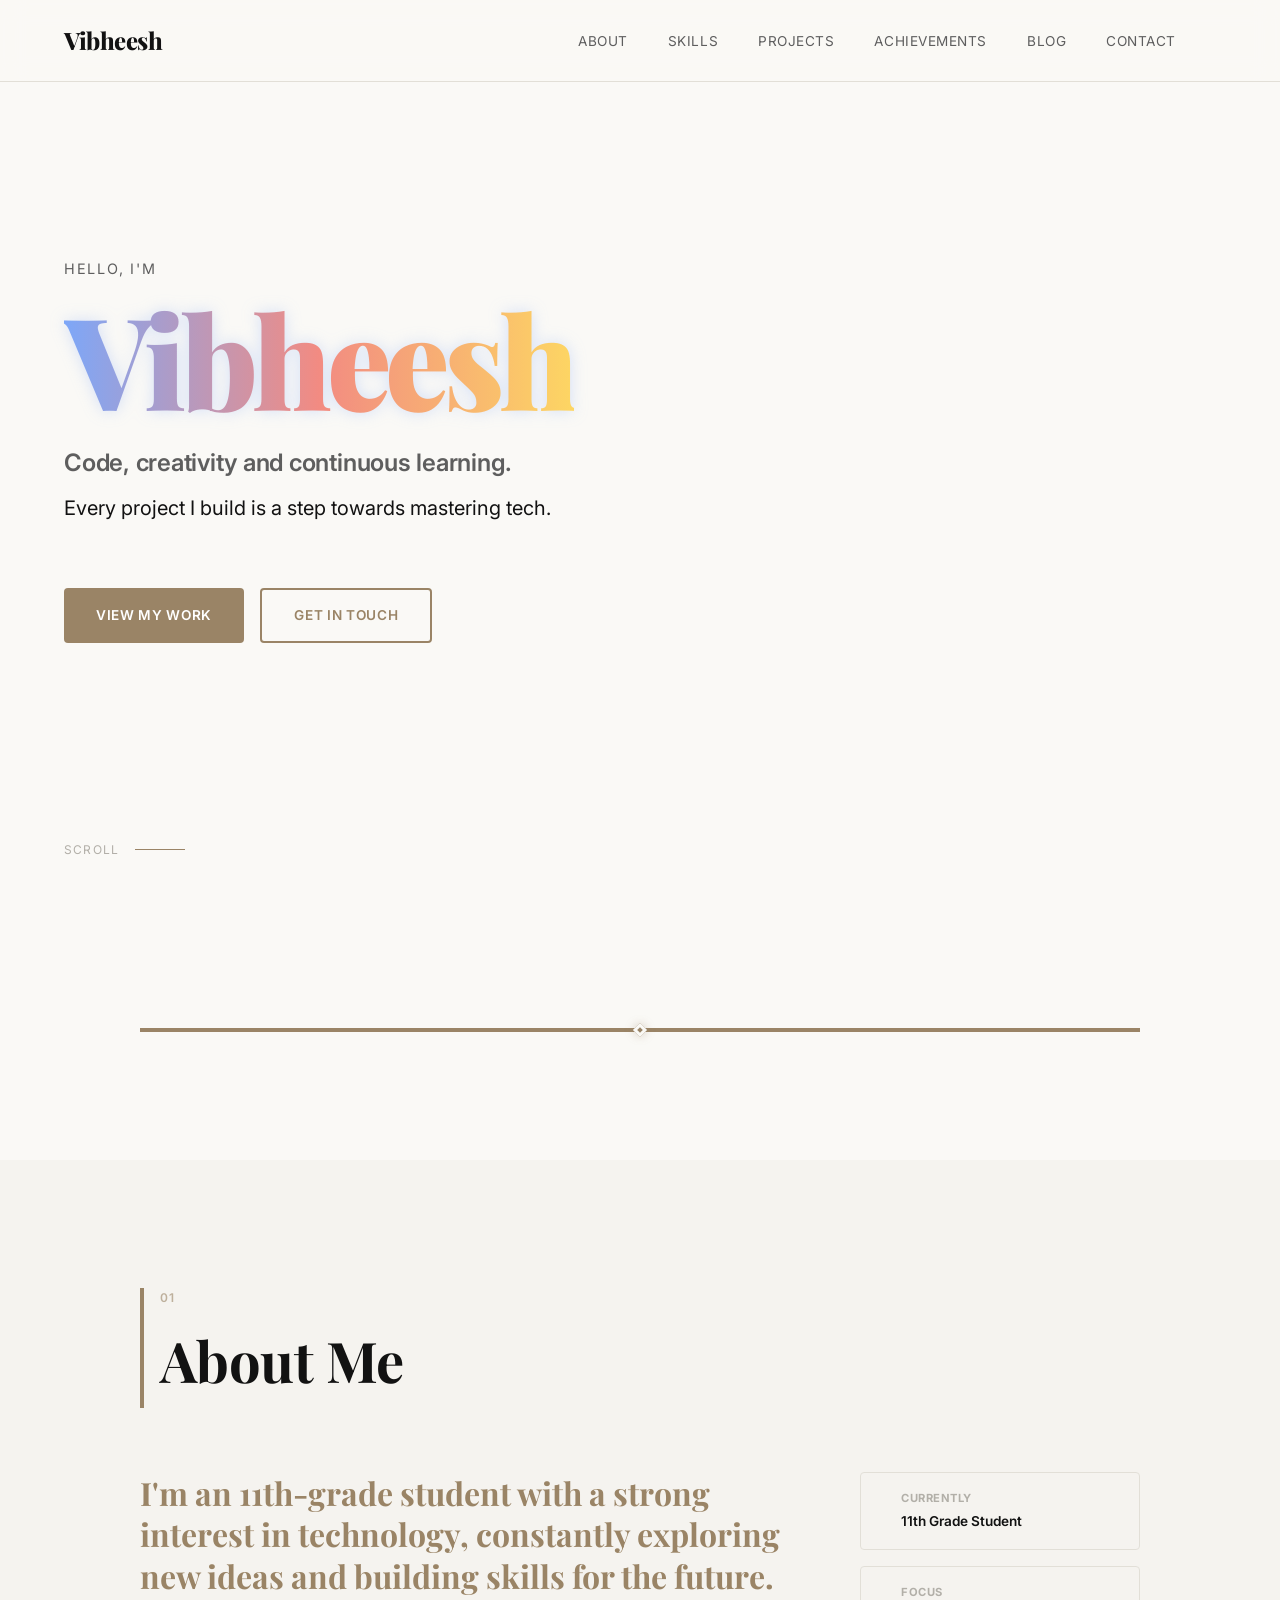
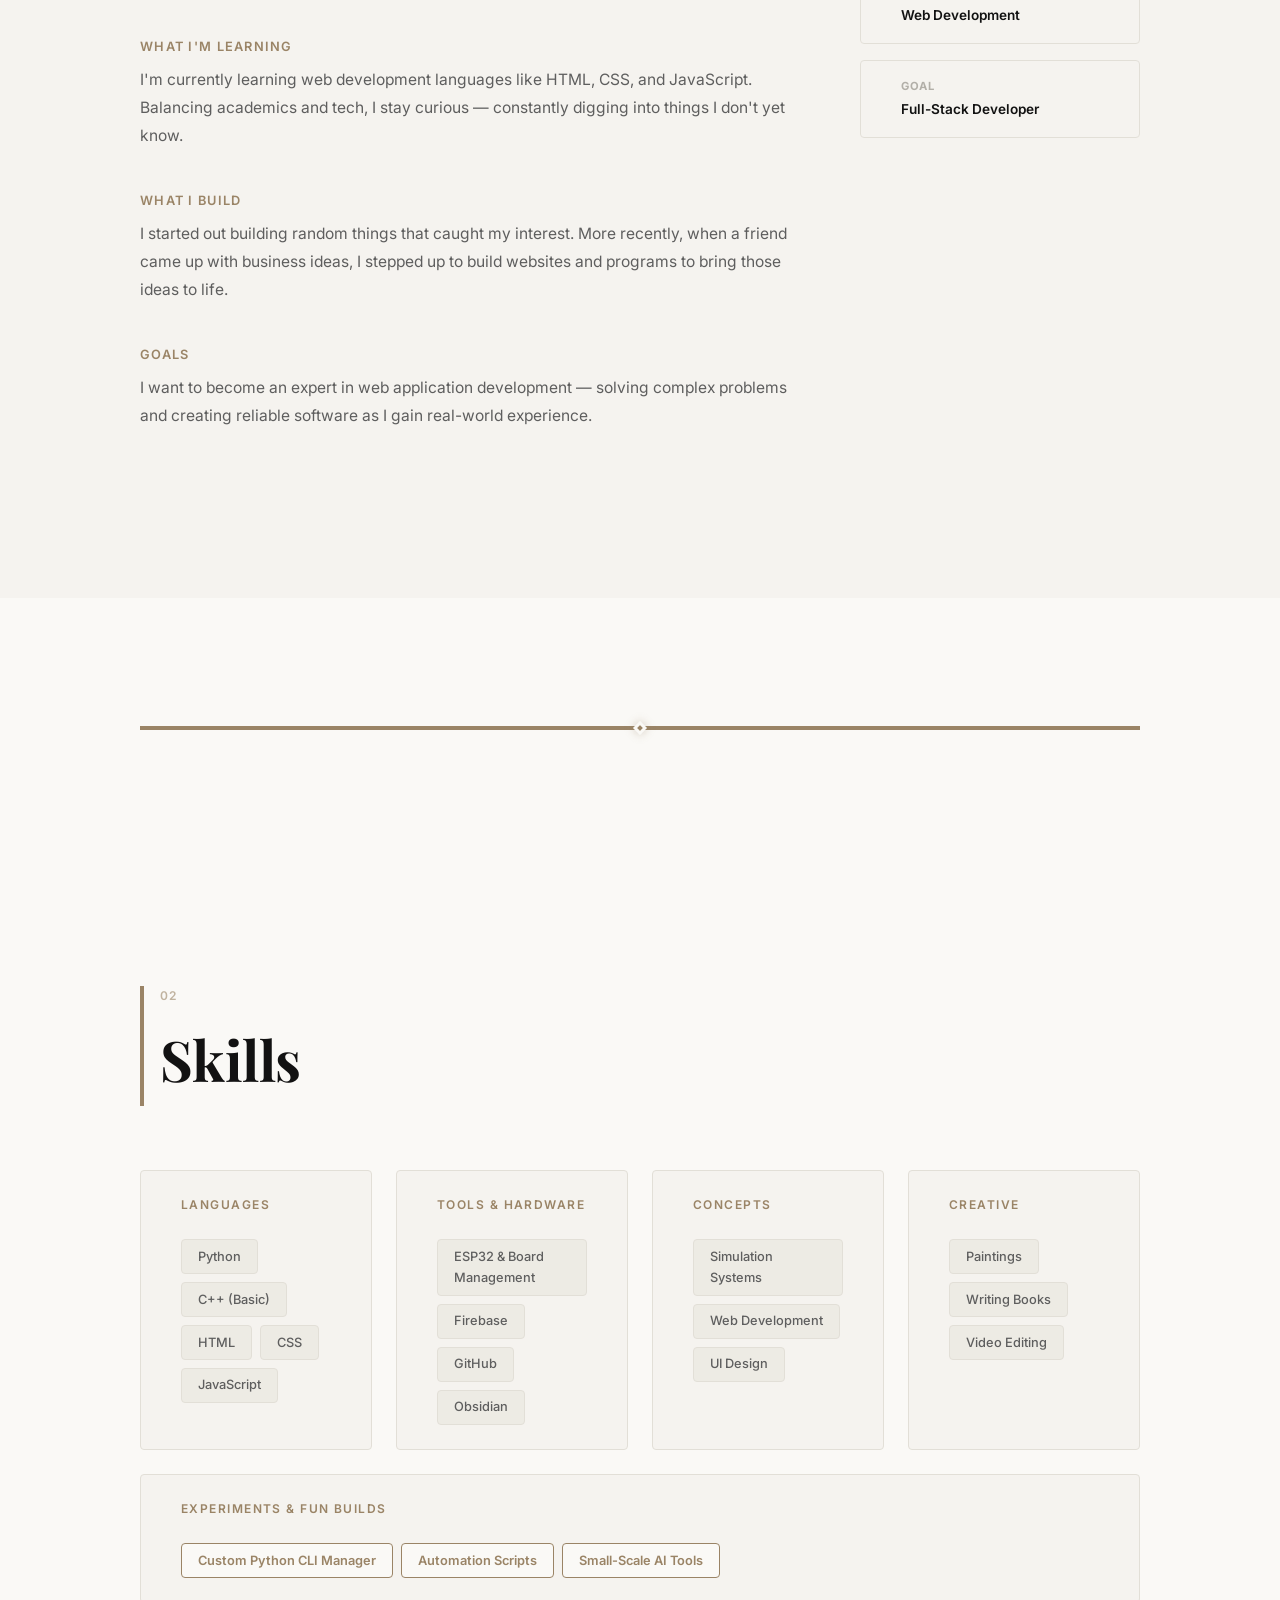
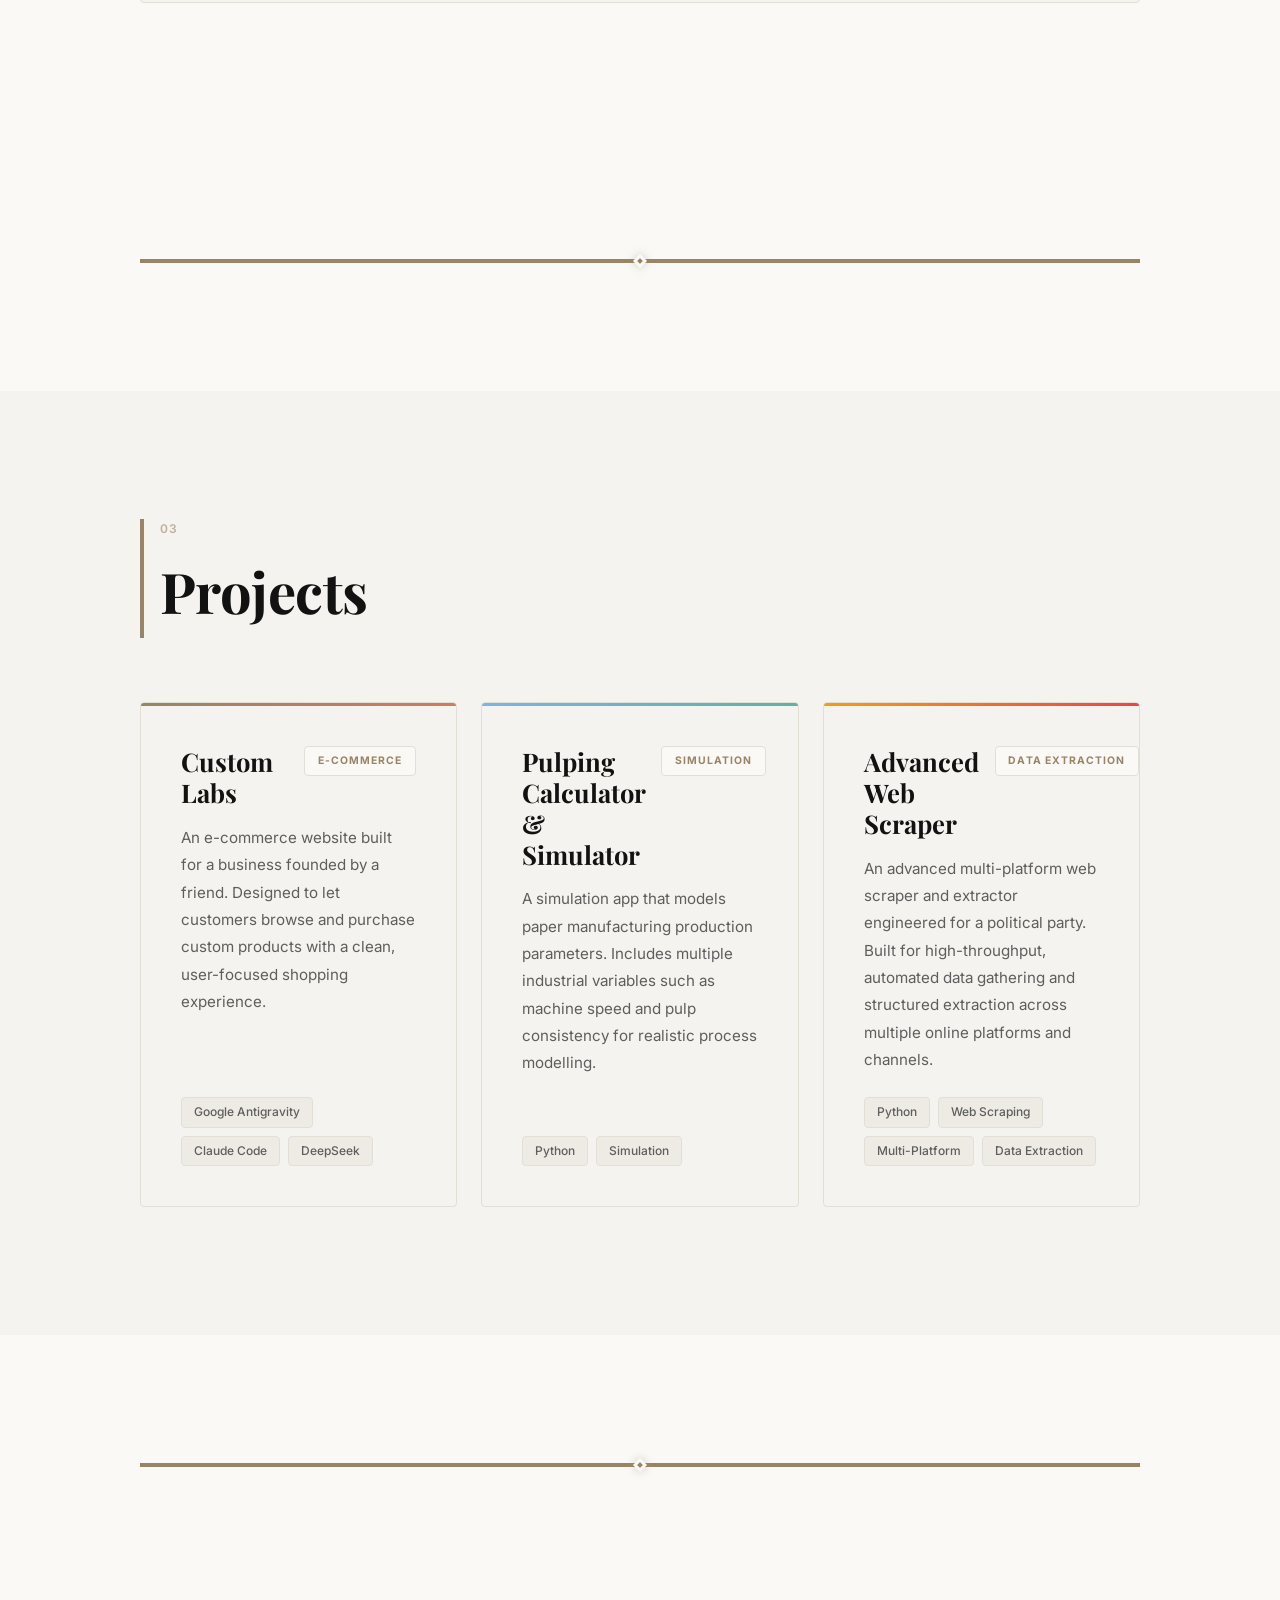
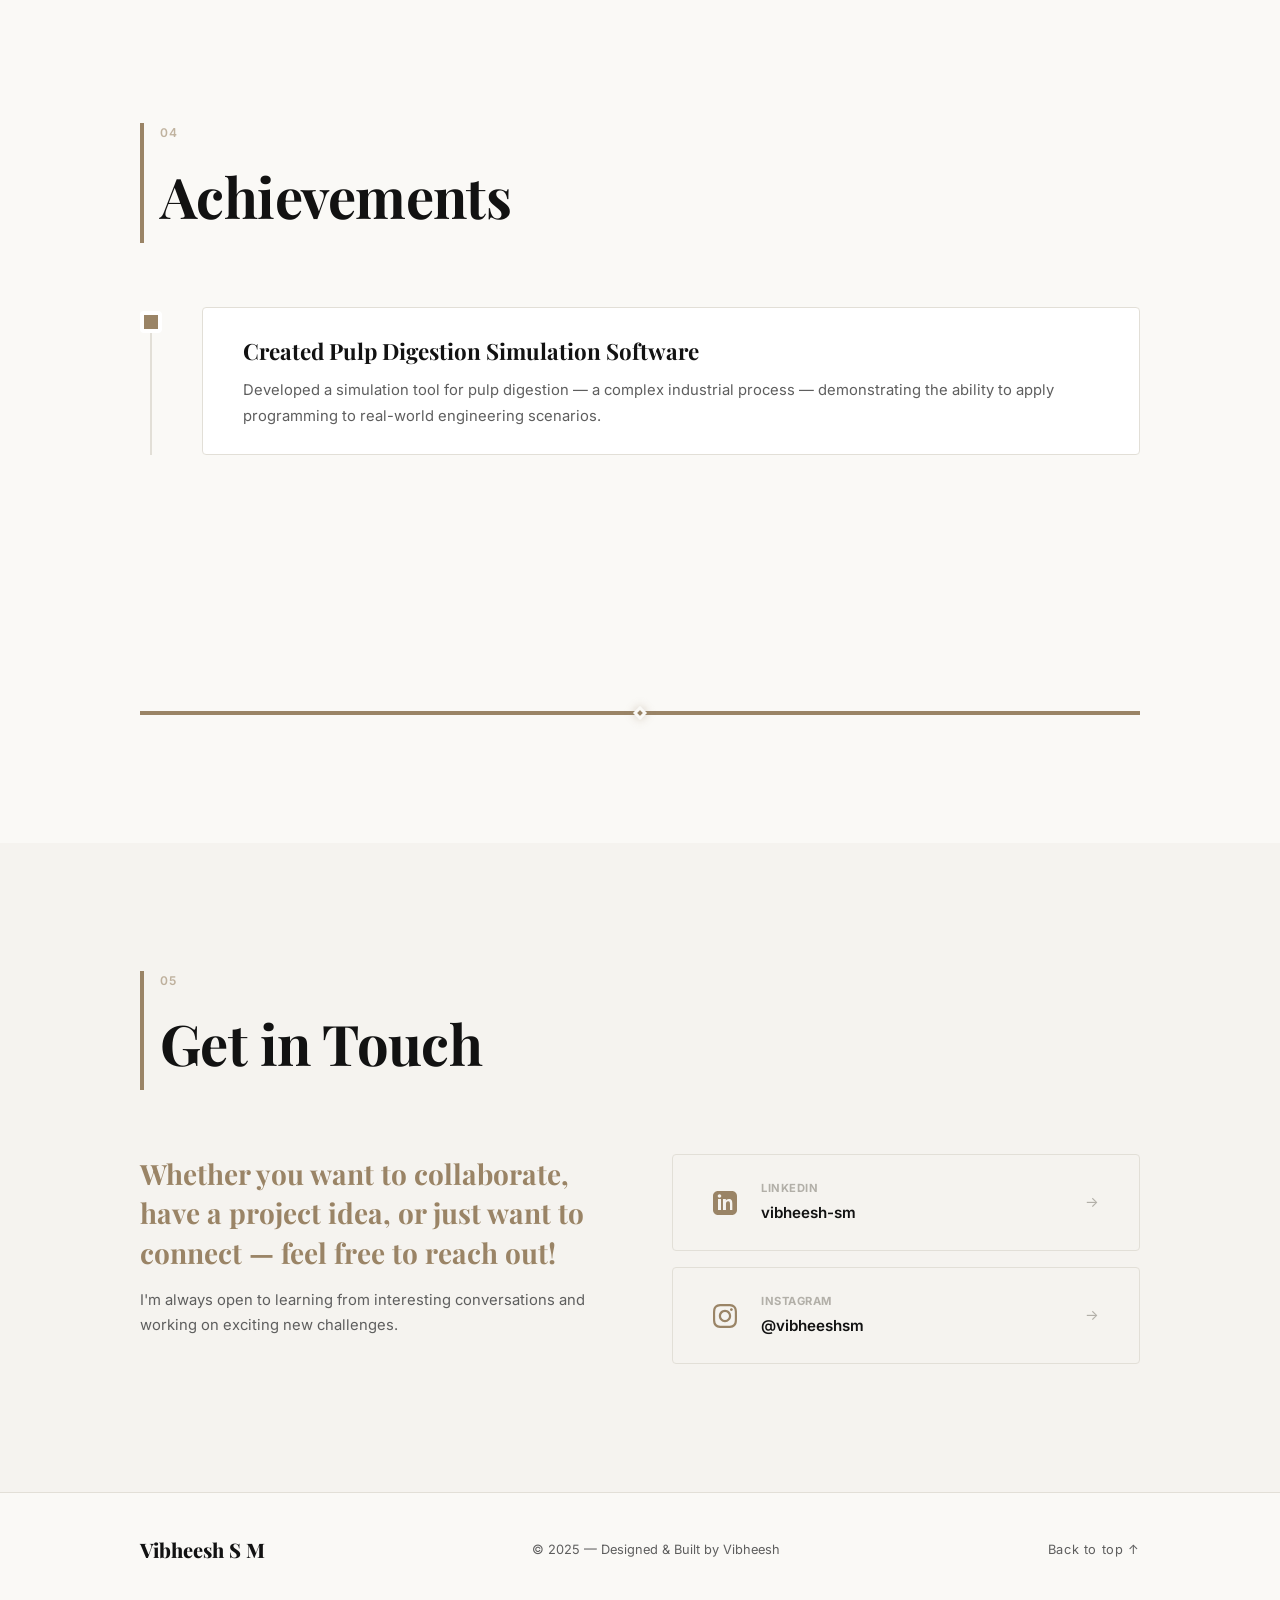
<file: index.html>
<!DOCTYPE html>
<html lang="en">

<head>
  <meta charset="UTF-8" />
  <meta name="viewport" content="width=device-width, initial-scale=1.0" />
  <title>Vibheesh S M — Portfolio</title>

  <!-- Link to external stylesheet -->
  <link rel="stylesheet" href="styles.css" />

  <!-- Google Fonts: Playfair Display (formal serif) + Inter (professional sans-serif) -->
  <link rel="preconnect" href="https://fonts.googleapis.com" />
  <link rel="preconnect" href="https://fonts.gstatic.com" crossorigin />
  <link
    href="https://fonts.googleapis.com/css2?family=Playfair+Display:ital,wght@0,400..900;1,400..900&family=Inter:ital,opsz,wght@0,14..32,100..900;1,14..32,100..900&display=swap"
    rel="stylesheet" />
</head>

<body>

  <!-- ============================================================
       NAVIGATION BAR
       Fixed top bar with name + section links
  ============================================================ -->
  <nav class="navbar">
    <span class="nav-logo">Vibheesh</span>
    <ul class="nav-links">
      <li><a href="#about">About</a></li>
      <li><a href="#skills">Skills</a></li>
      <li><a href="#projects">Projects</a></li>
      <li><a href="#achievements">Achievements</a></li>
      <li><a href="blog.html">Blog</a></li>
      <li><a href="#contact">Contact</a></li>
      <li><a href="create.html" class="btn btn-primary btn-sm">Write Blog</a></li>
    </ul>
  </nav>

  <!-- ============================================================
       HERO SECTION
       Full-screen intro with name, tagline, and CTA
  ============================================================ -->
  <section class="hero" id="home">

    <!-- Decorative background grain overlay (handled in CSS) -->
    <div class="hero-grain"></div>

    <!-- Ambient background glow blobs -->
    <div class="hero-blob blob-1"></div>
    <div class="hero-blob blob-2"></div>

    <div class="hero-content">

      <!-- Small label above the name -->
      <p class="hero-label fade-in delay-1">Hello, I'm</p>

      <!-- Main name with gradient -->
      <h1 class="hero-name fade-in delay-2"><span class="name-accent">Vibheesh</span><br /><em></em></h1>

      <!-- Tagline -->
      <p class="hero-tagline fade-in delay-3">Code, creativity and continuous learning.</p>

      <!-- Strong introductory sentence -->
      <p class="hero-intro fade-in delay-4">
        Every project I build is a step towards mastering tech.
      </p>

      <!-- Call-to-action buttons -->
      <div class="hero-cta fade-in delay-5">
        <a href="#projects" class="btn btn-primary">View My Work</a>
        <a href="#contact" class="btn btn-outline">Get in Touch</a>
      </div>

    </div>

    <!-- Scroll hint at bottom -->
    <div class="scroll-hint fade-in delay-5">
      <span>Scroll</span>
      <div class="scroll-line"></div>
    </div>

  </section>
  <hr class="section-divider">

  <!-- ============================================================
       ABOUT SECTION
       Personal description, goals, and learning journey
  ============================================================ -->
  <section class="about section" id="about">
    <div class="container">

      <!-- Section header -->
      <div class="section-header">
        <span class="section-number">01</span>
        <h2 class="section-title">About Me</h2>
      </div>

      <div class="about-grid">

        <!-- Left: Main text blocks -->
        <div class="about-text">

          <p class="about-lead">
            I'm an 11th-grade student with a strong interest in technology,
            constantly exploring new ideas and building skills for the future.
          </p>

          <!-- Who am I -->
          <div class="about-block">
            <h3>What I'm Learning</h3>
            <p>
              I'm currently learning web development languages like HTML, CSS,
              and JavaScript. Balancing academics and tech, I stay curious —
              constantly digging into things I don't yet know.
            </p>
          </div>

          <!-- What I build -->
          <div class="about-block">
            <h3>What I Build</h3>
            <p>
              I started out building random things that caught my interest. More
              recently, when a friend came up with business ideas, I stepped up
              to build websites and programs to bring those ideas to life.
            </p>
          </div>

          <!-- Goals -->
          <div class="about-block">
            <h3>Goals</h3>
            <p>
              I want to become an expert in web application development —
              solving complex problems and creating reliable software as I gain
              real-world experience.
            </p>
          </div>

        </div>

        <!-- Right: Quick-fact sidebar cards -->
        <div class="about-sidebar">

          <div class="fact-card">
            <span class="fact-icon"></span>
            <div>
              <h4>Currently</h4>
              <p>11th Grade Student</p>
            </div>
          </div>

          <div class="fact-card">
            <span class="fact-icon"></span>
            <div>
              <h4>Focus</h4>
              <p>Web Development</p>
            </div>
          </div>

          <div class="fact-card">
            <span class="fact-icon"></span>
            <div>
              <h4>Goal</h4>
              <p>Full-Stack Developer</p>
            </div>
          </div>

        </div>

      </div>
    </div>
  </section>
  <hr class="section-divider">

  <!-- ============================================================
       SKILLS SECTION
       Skills organized into categories as cards
  ============================================================ -->
  <section class="skills section" id="skills">
    <div class="container">

      <!-- Section header -->
      <div class="section-header">
        <span class="section-number">02</span>
        <h2 class="section-title">Skills</h2>
      </div>

      <!-- Skills categories grid -->
      <div class="skills-grid">

        <!-- Category: Languages -->
        <div class="skill-category">
          <h3 class="skill-cat-title">Languages</h3>
          <div class="skill-tags">
            <span class="skill-tag">Python</span>
            <span class="skill-tag">C++ (Basic)</span>
            <span class="skill-tag">HTML</span>
            <span class="skill-tag">CSS</span>
            <span class="skill-tag">JavaScript</span>
          </div>
        </div>

        <!-- Category: Tools & Hardware -->
        <div class="skill-category">
          <h3 class="skill-cat-title">Tools &amp; Hardware</h3>
          <div class="skill-tags">
            <span class="skill-tag">ESP32 &amp; Board Management</span>
            <span class="skill-tag">Firebase</span>
            <span class="skill-tag">GitHub</span>
            <span class="skill-tag">Obsidian</span>
          </div>
        </div>

        <!-- Category: Concepts -->
        <div class="skill-category">
          <h3 class="skill-cat-title">Concepts</h3>
          <div class="skill-tags">
            <span class="skill-tag">Simulation Systems</span>
            <span class="skill-tag">Web Development</span>
            <span class="skill-tag">UI Design</span>
          </div>
        </div>

        <!-- Category: Creative -->
        <div class="skill-category">
          <h3 class="skill-cat-title">Creative</h3>
          <div class="skill-tags">
            <span class="skill-tag">Paintings</span>
            <span class="skill-tag">Writing Books</span>
            <span class="skill-tag">Video Editing</span>
          </div>
        </div>

        <!-- Category: Fun Builds / Experiments -->
        <div class="skill-category skill-category--wide">
          <h3 class="skill-cat-title">Experiments & Fun Builds</h3>
          <div class="skill-tags">
            <span class="skill-tag skill-tag--accent">Custom Python CLI Manager</span>
            <span class="skill-tag skill-tag--accent">Automation Scripts</span>
            <span class="skill-tag skill-tag--accent">Small-Scale AI Tools</span>
          </div>
        </div>

      </div>
    </div>
  </section>
  <hr class="section-divider">

  <!-- ============================================================
       PROJECTS SECTION
       Each project shown as a card with title, description, tech
  ============================================================ -->
  <section class="projects section" id="projects">
    <div class="container">

      <!-- Section header -->
      <div class="section-header">
        <span class="section-number">03</span>
        <h2 class="section-title">Projects</h2>
      </div>

      <!-- Projects grid -->
      <div class="projects-grid">

        <!-- ---- Project 1: Custom Labs ---- -->
        <article class="project-card">

          <!-- Card top accent line (colored per project) -->
          <div class="project-accent project-accent--1"></div>

          <div class="project-body">

            <div class="project-header">
              <h3 class="project-title">Custom Labs</h3>
              <span class="project-badge">E-Commerce</span>
            </div>

            <p class="project-description">
              An e-commerce website built for a business founded by a friend.
              Designed to let customers browse and purchase custom products
              with a clean, user-focused shopping experience.
            </p>

            <!-- Technologies used -->
            <div class="project-tech">
              <span class="tech-tag">Google Antigravity</span>
              <span class="tech-tag">Claude Code</span>
              <span class="tech-tag">DeepSeek</span>
            </div>

          </div>
        </article>

        <!-- ---- Project 2: Pulping Calculator ---- -->
        <article class="project-card">

          <!-- Card top accent line -->
          <div class="project-accent project-accent--2"></div>

          <div class="project-body">

            <div class="project-header">
              <h3 class="project-title">Pulping Calculator &amp; Simulator</h3>
              <span class="project-badge">Simulation</span>
            </div>

            <p class="project-description">
              A simulation app that models paper manufacturing production
              parameters. Includes multiple industrial variables such as machine
              speed and pulp consistency for realistic process modelling.
            </p>

            <!-- Technologies used -->
            <div class="project-tech">
              <span class="tech-tag">Python</span>
              <span class="tech-tag">Simulation</span>
            </div>

          </div>
        </article>

        <!-- ---- Project 3: Advanced Web Scraper ---- -->
        <article class="project-card">

          <!-- Card top accent line -->
          <div class="project-accent project-accent--3"></div>

          <div class="project-body">

            <div class="project-header">
              <h3 class="project-title">Advanced Web Scraper</h3>
              <span class="project-badge">Data Extraction</span>
            </div>

            <p class="project-description">
              An advanced multi-platform web scraper and extractor engineered
              for a political party. Built for high-throughput, automated data
              gathering and structured extraction across multiple online platforms
              and channels.
            </p>

            <!-- Technologies used -->
            <div class="project-tech">
              <span class="tech-tag">Python</span>
              <span class="tech-tag">Web Scraping</span>
              <span class="tech-tag">Multi-Platform</span>
              <span class="tech-tag">Data Extraction</span>
            </div>

          </div>
        </article>

      </div>
    </div>
  </section>
  <hr class="section-divider">

  <!-- ============================================================
       ACHIEVEMENTS / EXPERIENCE SECTION
       Notable milestones and work
  ============================================================ -->
  <section class="achievements section" id="achievements">
    <div class="container">

      <!-- Section header -->
      <div class="section-header">
        <span class="section-number">04</span>
        <h2 class="section-title">Achievements</h2>
      </div>

      <!-- Achievements list as timeline cards -->
      <div class="achievements-list">

        <div class="achievement-item">
          <div class="achievement-dot"></div>
          <div class="achievement-content">
            <h3>Created Pulp Digestion Simulation Software</h3>
            <p>
              Developed a simulation tool for pulp digestion — a complex
              industrial process — demonstrating the ability to apply
              programming to real-world engineering scenarios.
            </p>
          </div>
        </div>

      </div>
    </div>
  </section>
  <hr class="section-divider">

  <!-- ============================================================
       CONTACT SECTION
       Email, social links, and a friendly CTA
  ============================================================ -->
  <section class="contact section" id="contact">
    <div class="container">

      <!-- Section header -->
      <div class="section-header">
        <span class="section-number">05</span>
        <h2 class="section-title">Get in Touch</h2>
      </div>

      <div class="contact-wrapper">

        <!-- Left: invitation text -->
        <div class="contact-text">
          <p class="contact-lead">
            Whether you want to collaborate, have a project idea, or just want
            to connect — feel free to reach out!
          </p>
          <p>
            I'm always open to learning from interesting conversations and
            working on exciting new challenges.
          </p>
        </div>

        <!-- Right: social / contact links -->
        <div class="contact-links">

          <!-- LinkedIn -->
          <a href="https://www.linkedin.com/in/vibheesh-sm-5235613b6/" class="contact-card" target="_blank"
            rel="noopener noreferrer">
            <!-- LinkedIn SVG icon -->
            <svg class="contact-icon" viewBox="0 0 24 24" fill="currentColor" aria-hidden="true">
              <path
                d="M19 0H5C2.24 0 0 2.24 0 5v14c0 2.76 2.24 5 5 5h14c2.76 0 5-2.24 5-5V5c0-2.76-2.24-5-5-5zM8 19H5V8h3v11zM6.5 6.73C5.52 6.73 4.75 5.95 4.75 5s.77-1.73 1.75-1.73S8.25 4.05 8.25 5s-.77 1.73-1.75 1.73zM20 19h-3v-5.6c0-1.34-.03-3.07-1.87-3.07-1.87 0-2.16 1.46-2.16 2.97V19h-3V8h2.88v1.5h.04c.4-.76 1.38-1.56 2.84-1.56 3.04 0 3.6 2 3.6 4.59V19z" />
            </svg>
            <div>
              <h4>LinkedIn</h4>
              <p>vibheesh-sm</p>
            </div>
            <span class="contact-arrow">→</span>
          </a>

          <!-- Instagram -->
          <a href="https://www.instagram.com/vibheeshsm/" class="contact-card" target="_blank"
            rel="noopener noreferrer">
            <!-- Instagram SVG icon -->
            <svg class="contact-icon" viewBox="0 0 24 24" fill="currentColor" aria-hidden="true">
              <path
                d="M12 2.163c3.204 0 3.584.012 4.85.07 3.252.148 4.771 1.691 4.919 4.919.058 1.265.069 1.645.069 4.849 0 3.205-.012 3.584-.069 4.849-.149 3.225-1.664 4.771-4.919 4.919-1.266.058-1.644.07-4.85.07-3.204 0-3.584-.012-4.849-.07-3.26-.149-4.771-1.699-4.919-4.92-.058-1.265-.07-1.644-.07-4.849 0-3.204.013-3.583.07-4.849.149-3.227 1.664-4.771 4.919-4.919 1.266-.057 1.645-.069 4.849-.069zm0-2.163c-3.259 0-3.667.014-4.947.072-4.358.2-6.78 2.618-6.98 6.98-.059 1.281-.073 1.689-.073 4.948 0 3.259.014 3.668.072 4.948.2 4.358 2.618 6.78 6.98 6.98 1.281.058 1.689.072 4.948.072 3.259 0 3.668-.014 4.948-.072 4.354-.2 6.782-2.618 6.979-6.98.059-1.28.073-1.689.073-4.948 0-3.259-.014-3.667-.072-4.947-.196-4.354-2.617-6.78-6.979-6.98-1.281-.059-1.69-.073-4.949-.073zm0 5.838c-3.403 0-6.162 2.759-6.162 6.162s2.759 6.163 6.162 6.163 6.162-2.759 6.162-6.163c0-3.403-2.759-6.162-6.162-6.162zm0 10.162c-2.209 0-4-1.79-4-4 0-2.209 1.791-4 4-4s4 1.791 4 4c0 2.21-1.791 4-4 4zm6.406-11.845c-.796 0-1.441.645-1.441 1.44s.645 1.44 1.441 1.44c.795 0 1.439-.645 1.439-1.44s-.644-1.44-1.439-1.44z" />
            </svg>
            <div>
              <h4>Instagram</h4>
              <p>@vibheeshsm</p>
            </div>
            <span class="contact-arrow">→</span>
          </a>

        </div>
      </div>
    </div>
  </section>

  <!-- ============================================================
       FOOTER
       Simple copyright and back-to-top link
  ============================================================ -->
  <footer class="footer">
    <div class="container footer-inner">
      <span class="footer-name">Vibheesh S M</span>
      <span class="footer-copy">© 2025 — Designed & Built by Vibheesh</span>
      <a href="#home" class="footer-top">Back to top ↑</a>
    </div>
  </footer>

  <script src="blog.js" defer></script>
</body>

</html>
</file>
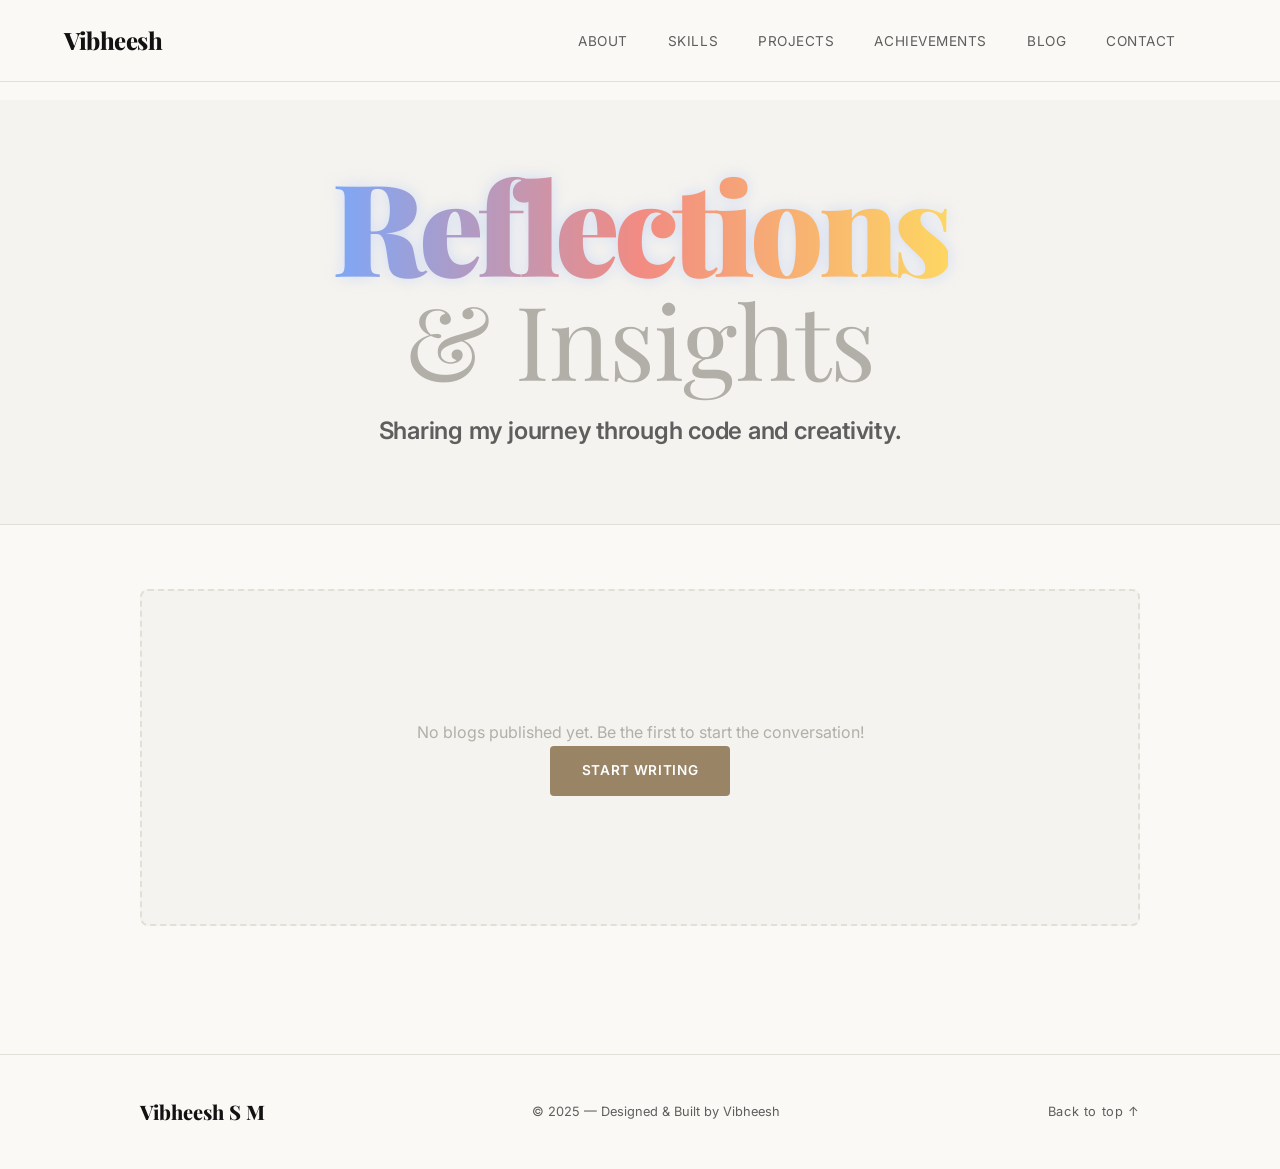
<file: blog.html>
<!DOCTYPE html>
<html lang="en">

<head>
  <meta charset="UTF-8" />
  <meta name="viewport" content="width=device-width, initial-scale=1.0" />
  <title>Vibheesh S M — Blog</title>

  <!-- Link to external stylesheet -->
  <link rel="stylesheet" href="styles.css" />

  <!-- Google Fonts: Playfair Display + Inter -->
  <link rel="preconnect" href="https://fonts.googleapis.com" />
  <link rel="preconnect" href="https://fonts.gstatic.com" crossorigin />
  <link
    href="https://fonts.googleapis.com/css2?family=Playfair+Display:ital,wght@0,400..900;1,400..900&family=Inter:ital,opsz,wght@0,14..32,100..900;1,14..32,100..900&display=swap"
    rel="stylesheet" />
</head>

<body class="blog-page">

  <!-- ============================================================
       NAVIGATION BAR 
  ============================================================ -->
  <nav class="navbar">
    <a href="index.html" class="nav-logo">Vibheesh</a>
    <ul class="nav-links">
      <li><a href="index.html#about">About</a></li>
      <li><a href="index.html#skills">Skills</a></li>
      <li><a href="index.html#projects">Projects</a></li>
      <li><a href="index.html#achievements">Achievements</a></li>
      <li><a href="blog.html" class="active">Blog</a></li>
      <li><a href="index.html#contact">Contact</a></li>
      <li><a href="create.html" class="btn btn-primary btn-sm">Write Blog</a></li>
    </ul>
  </nav>

  <!-- ============================================================
       BLOG HERO SECTION
  ============================================================ -->
  <header class="blog-hero">
    <div class="container hero-content">
      <h1 class="hero-name fade-in"><span class="name-accent">Reflections</span><br /><em>&amp; Insights</em></h1>
      <p class="hero-tagline fade-in delay-2">Sharing my journey through code and creativity.</p>
    </div>
  </header>

  <!-- ============================================================
       BLOG POSTS LISTING
  ============================================================ -->
  <main class="blog-container container">
    <div id="blog-posts-list" class="blog-posts-grid">
      <!-- Blog posts will be dynamically loaded here -->
      <div class="blog-placeholder">
        <p>No blogs published yet. Be the first to start the conversation!</p>
        <a href="create.html" class="btn btn-primary">Start Writing</a>
      </div>
    </div>
  </main>

  <!-- ============================================================
       FOOTER
  ============================================================ -->
  <footer class="footer">
    <div class="container footer-inner">
      <span class="footer-name">Vibheesh S M</span>
      <span class="footer-copy">© 2025 — Designed & Built by Vibheesh</span>
      <a href="#home" class="footer-top">Back to top ↑</a>
    </div>
  </footer>

  <!-- Firebase Scripts (Placeholder for future connectivity) -->
  <script src="blog.js" defer></script>

</body>

</html>
</file>
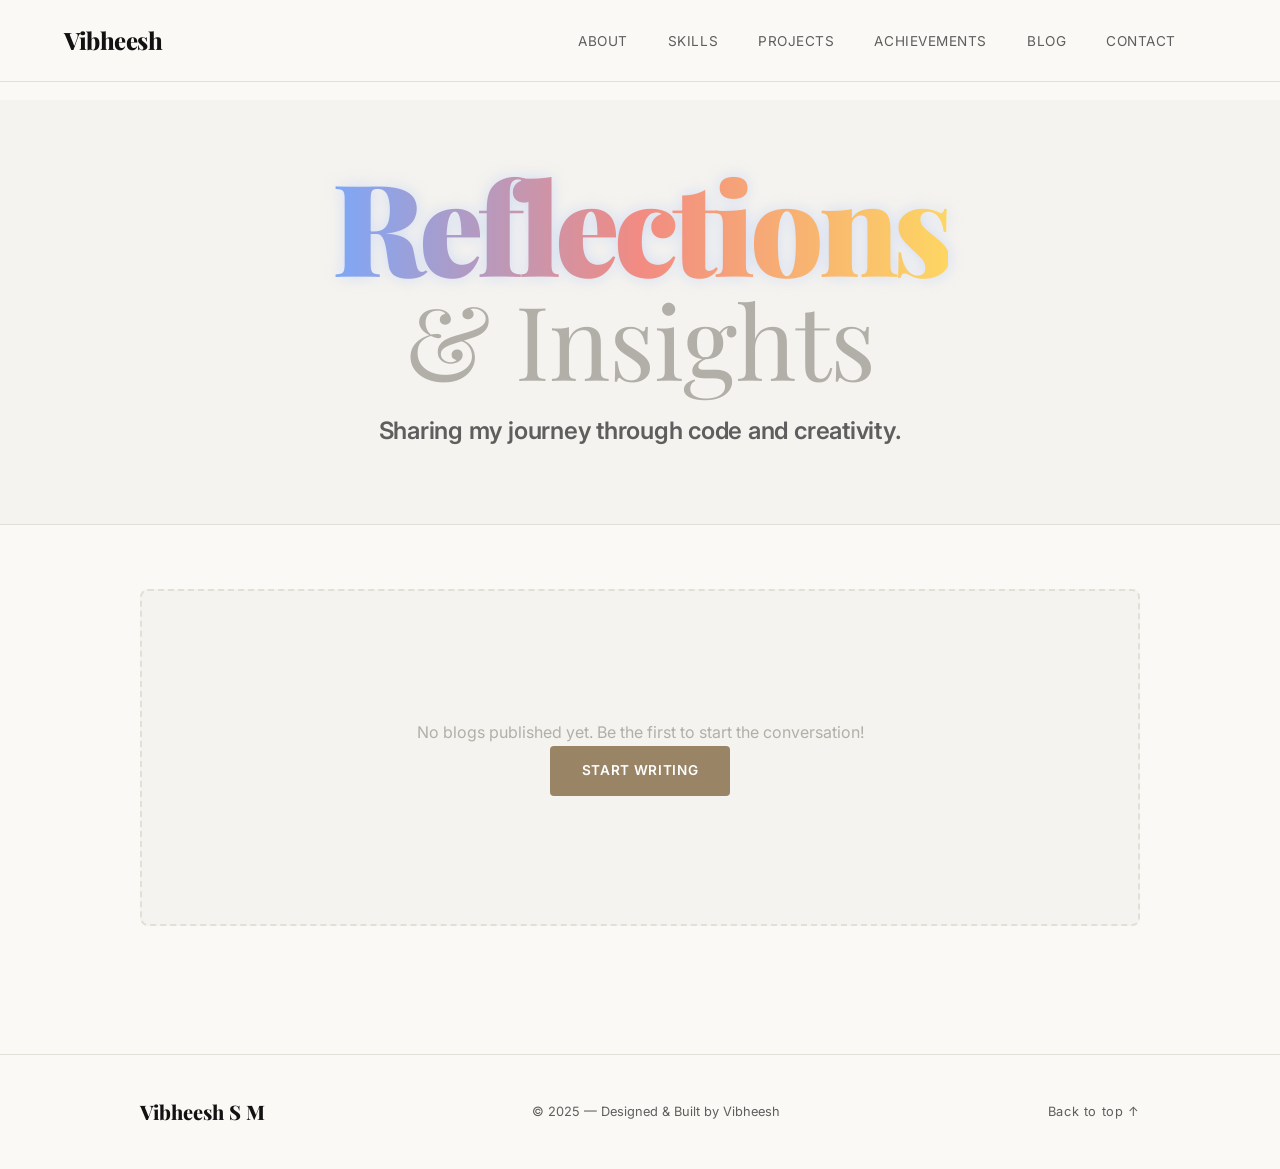
<file: create.html>
<!DOCTYPE html>
<html lang="en">

<head>
  <meta charset="UTF-8" />
  <meta name="viewport" content="width=device-width, initial-scale=1.0" />
  <title>Vibheesh S M — Write Your Blog</title>

  <!-- Link to external stylesheet -->
  <link rel="stylesheet" href="styles.css" />

  <!-- Google Fonts: Playfair Display + Inter -->
  <link rel="preconnect" href="https://fonts.googleapis.com" />
  <link rel="preconnect" href="https://fonts.gstatic.com" crossorigin />
  <link
    href="https://fonts.googleapis.com/css2?family=Playfair+Display:ital,wght@0,400..900;1,400..900&family=Inter:ital,opsz,wght@0,14..32,100..900;1,14..32,100..900&display=swap"
    rel="stylesheet" />
</head>

<body class="create-blog-page">

  <!-- ============================================================
       NAVIGATION BAR 
  ============================================================ -->
  <nav class="navbar">
    <a href="index.html" class="nav-logo">Vibheesh</a>
    <ul class="nav-links">
      <li><a href="index.html#about">About</a></li>
      <li><a href="index.html#skills">Skills</a></li>
      <li><a href="index.html#projects">Projects</a></li>
      <li><a href="index.html#achievements">Achievements</a></li>
      <li><a href="blog.html">Blog</a></li>
      <li><a href="index.html#contact">Contact</a></li>
      <li><a href="create.html" class="active">Write Blog</a></li>
    </ul>
  </nav>

  <!-- ============================================================
       EDITOR SECTION
  ============================================================ -->
  <section class="editor-section">
    <div class="container">
      <div class="section-header">
        <span class="section-number">06</span>
        <h2 class="section-title">New Blog Post</h2>
      </div>

      <form id="create-blog-form" class="editor-form">
        <div class="form-group">
          <label for="blog-title">Blog Title</label>
          <input type="text" id="blog-title" name="title" placeholder="A catchy title for your post..." required />
        </div>

        <div class="form-row">
          <div class="form-group half">
            <label for="blog-author">Author</label>
            <input type="text" id="blog-author" name="author" value="Vibheesh" placeholder="Your name" required />
          </div>
          <div class="form-group half">
            <label for="blog-category">Category</label>
            <input type="text" id="blog-category" name="category" placeholder="E.g. Web Dev, Tech, Thoughts" required />
          </div>
        </div>

        <div class="form-group">
          <label for="blog-banner">Banner Image URL</label>
          <input type="url" id="blog-banner" name="banner" placeholder="Enter image link (e.g. Unsplash URL)" />
        </div>

        <div class="form-group">
          <label for="blog-content">Post Content</label>
          <textarea id="blog-content" name="content" rows="15" placeholder="Write your thoughts here... HTML allowed." required></textarea>
        </div>

        <div class="form-actions">
          <button type="button" id="preview-btn" class="btn btn-outline">Preview</button>
          <button type="submit" id="publish-btn" class="btn btn-primary">Publish Post</button>
        </div>
      </form>

      <!-- Preview Section -->
      <div id="preview-container" class="preview-container hidden">
        <h3>Live Preview</h3>
        <div class="preview-card" id="preview-card">
           <!-- Dynamic Preview -->
        </div>
        <button type="button" id="close-preview" class="btn btn-outline">Edit Post</button>
      </div>

    </div>
  </section>

  <!-- ============================================================
       FOOTER
  ============================================================ -->
  <footer class="footer">
    <div class="container footer-inner">
      <span class="footer-name">Vibheesh S M</span>
      <span class="footer-copy">© 2025 — Designed & Built by Vibheesh</span>
      <a href="#home" class="footer-top">Back to top ↑</a>
    </div>
  </footer>

  <script src="blog.js" defer></script>

</body>

</html>
</file>
<file: styles.css>
/* ============================================================
   VIBHEESH S M — PORTFOLIO STYLESHEET
   Dark editorial theme | Instrument Serif + Outfit
   ============================================================ */


/* ============================================================
   1. CSS VARIABLES (DESIGN TOKENS)
   Edit these to quickly retheme the entire site
   ============================================================ */
:root {
  /* Colours - Luxury Minimalist Palette */
  --clr-bg: #faf9f6;
  /* Warm Ivory Background (Elegant)    */
  --clr-surface: #f5f3ef;
  /* Soft Cream Surface                 */
  --clr-surface-2: #edebe4;
  /* Warm Stone Hover                   */
  --clr-border: #e2dfd7;
  /* Refined Border                     */
  --clr-accent: #9a8466;
  /* Muted Gold / Champagne (Sophisticated) */
  --clr-accent-dim: rgba(154, 132, 102, 0.08);
  --clr-text: #121212;
  /* Onyx Black (True Premium contrast) */
  --clr-text-muted: #5e5e5e;
  /* Graphite Gray                      */
  --clr-text-faint: #b2afa8;
  /* Warm Slate Decorative              */

  /* Typography */
  --font-display: 'Playfair Display', Georgia, serif;
  /* Formal & Scholarly */
  --font-body: 'Inter', sans-serif;
  /* Clean & Modern     */

  /* Spacing scale - More structured */
  --space-xs: 0.5rem;
  --space-sm: 1rem;
  --space-md: 1.5rem;
  --space-lg: 2.5rem;
  --space-xl: 4rem;
  --space-2xl: 8rem;

  /* Misc */
  --radius-sm: 4px;
  /* Sharper, more formal corners       */
  --radius-md: 8px;
  --radius-lg: 12px;
  --transition: 0.25s cubic-bezier(0.16, 1, 0.3, 1);
  --max-width: 1000px;
  /* Narrower columns for better reading */
}


/* ============================================================
   2. RESET & BASE
   ============================================================ */
*,
*::before,
*::after {
  box-sizing: border-box;
  margin: 0;
  padding: 0;
}

html {
  scroll-behavior: smooth;
  /* Smooth anchor scrolling              */
  scroll-padding-top: 80px;
  /* Offset for fixed nav                 */
}

body {
  background-color: var(--clr-bg);
  color: var(--clr-text);
  font-family: var(--font-body);
  font-size: 1rem;
  line-height: 1.7;
  -webkit-font-smoothing: antialiased;
  overflow-x: hidden;
}

img,
svg {
  display: block;
  max-width: 100%;
}

a {
  color: inherit;
  text-decoration: none;
}

ul {
  list-style: none;
}


/* ============================================================
   3. REUSABLE UTILITIES
   ============================================================ */

/* Centred max-width wrapper */
.container {
  width: 90%;
  max-width: var(--max-width);
  margin-inline: auto;
}

/* Shared section padding */
.section {
  padding-block: var(--space-2xl);
}

/* Elegant line breaker utility */
.section-divider {
  border: none;
  height: 4px;
  background: var(--clr-accent);
  width: 100%;
  max-width: var(--max-width);
  margin: var(--space-2xl) auto;
  position: relative;
  overflow: visible;
}

.section-divider::after {
  content: '';
  position: absolute;
  top: 50%;
  left: 50%;
  transform: translate(-50%, -50%) rotate(45deg);
  width: 10px;
  height: 10px;
  background: var(--clr-accent);
  border: 3px solid var(--clr-bg);
  box-shadow: 0 0 10px rgba(154, 132, 102, 0.4);
}

/* Section header: number + title row */
.section-header {
  display: flex;
  flex-direction: column;
  gap: 0.25rem;
  margin-bottom: var(--space-xl);
  border-left: 4px solid var(--clr-accent);
  padding-left: var(--space-sm);
}

.section-number {
  font-family: var(--font-body);
  font-weight: 600;
  font-size: 0.75rem;
  text-transform: uppercase;
  letter-spacing: 0.1em;
  color: var(--clr-accent);
  opacity: 0.6;
}

.section-title {
  font-family: var(--font-display);
  font-size: clamp(2.5rem, 6vw, 3.5rem);
  font-weight: 700;
  letter-spacing: -0.01em;
  color: var(--clr-text);
}

/* Button base styles */
.btn {
  display: inline-flex;
  align-items: center;
  gap: 0.5rem;
  padding: 0.85rem 2rem;
  border-radius: var(--radius-sm);
  font-family: var(--font-body);
  font-size: 0.85rem;
  font-weight: 600;
  letter-spacing: 0.05em;
  text-transform: uppercase;
  cursor: pointer;
  transition: all var(--transition);
}

/* Primary filled button */
.btn-primary {
  background: var(--clr-accent);
  color: #ffffff;
}

.btn-primary:hover {
  background: var(--clr-text);
  transform: translateY(-2px);
  box-shadow: 0 8px 24px rgba(0, 0, 0, 0.12);
}

/* Outlined ghost button */
.btn-outline {
  background: transparent;
  color: var(--clr-accent);
  border: 2px solid var(--clr-accent);
}

.btn-outline:hover {
  background: var(--clr-accent);
  color: #ffffff;
  transform: translateY(-1px);
}


/* ============================================================
   4. FADE-IN ANIMATION SYSTEM
   Sections and hero children animate in on load
   ============================================================ */
@keyframes fadeUp {
  from {
    opacity: 0;
    transform: translateY(28px);
  }

  to {
    opacity: 1;
    transform: translateY(0);
  }
}

/* Class applied to elements that should fade in */
.fade-in {
  opacity: 0;
  animation: fadeUp 0.8s cubic-bezier(0.22, 1, 0.36, 1) forwards;
}

/* Staggered delay helpers for hero children */
.delay-1 {
  animation-delay: 0.1s;
}

.delay-2 {
  animation-delay: 0.3s;
}

.delay-3 {
  animation-delay: 0.5s;
}

.delay-4 {
  animation-delay: 0.7s;
}

.delay-5 {
  animation-delay: 0.9s;
}


/* ============================================================
   5. NAVBAR
   ============================================================ */
.navbar {
  position: fixed;
  top: 0;
  left: 0;
  right: 0;
  z-index: 100;
  display: flex;
  align-items: center;
  justify-content: space-between;
  padding: 1.25rem 5%;
  background: rgba(250, 249, 246, 0.9);
  backdrop-filter: blur(12px);
  -webkit-backdrop-filter: blur(12px);
  border-bottom: 1px solid var(--clr-border);
}

/* Brand monogram */
.nav-logo {
  font-family: var(--font-display);
  font-weight: 800;
  font-size: 1.5rem;
  color: var(--clr-text);
  letter-spacing: -0.02em;
}

/* Nav link list */
.nav-links {
  display: flex;
  gap: var(--space-lg);
}

.nav-links a {
  font-size: 0.85rem;
  font-weight: 400;
  color: var(--clr-text-muted);
  letter-spacing: 0.04em;
  text-transform: uppercase;
  transition: color var(--transition);
  position: relative;
}

/* Underline grow on hover */
.nav-links a::after {
  content: '';
  position: absolute;
  bottom: -3px;
  left: 0;
  width: 0;
  height: 1px;
  background: var(--clr-accent);
  transition: width var(--transition);
}

.nav-links a:hover {
  color: var(--clr-accent);
}

.nav-links a:hover::after {
  width: 100%;
}


/* ============================================================
   6. HERO SECTION
   ============================================================ */
.hero {
  position: relative;
  min-height: 100svh;
  /* Full viewport height                */
  display: flex;
  align-items: center;
  padding: 0 5%;
  overflow: hidden;
}

/* Grain and Blobs removed for formal look */
.hero-grain,
.hero-blob {
  display: none;
}

/* Hero text container, centred with max-width */
.hero-content {
  position: relative;
  z-index: 1;
  max-width: 820px;
}

.hero-label {
  font-size: 0.9rem;
  font-weight: 400;
  letter-spacing: 0.12em;
  text-transform: uppercase;
  color: var(--clr-text-muted);
  margin-bottom: var(--space-sm);
}

/* Large professional serif name */
.hero-name {
  font-family: var(--font-display);
  font-size: clamp(4rem, 12vw, 8rem);
  font-weight: 900;
  line-height: 0.95;
  letter-spacing: -0.04em;
  margin-bottom: var(--space-md);
  color: var(--clr-accent);
}

.name-accent {
  /* Subtle Google-inspired Palette */
  background: linear-gradient(to right,
      #7da7f8, #f28b82, #fdd663, #81c995, #7da7f8);
  background-size: 200% auto;
  -webkit-background-clip: text;
  background-clip: text;
  -webkit-text-fill-color: transparent;

  /* Magical Effect: Subtle glow pulse */
  filter: drop-shadow(0 0 8px rgba(125, 167, 248, 0.3));
  animation:
    gradientFlow 8s linear infinite,
    magicGlow 4s ease-in-out infinite alternate;
}

@keyframes magicGlow {
  0% {
    filter: drop-shadow(0 0 5px rgba(125, 167, 248, 0.2));
  }

  100% {
    filter: drop-shadow(0 0 15px rgba(242, 139, 130, 0.4));
  }
}

@keyframes gradientFlow {
  0% {
    background-position: 0% center;
  }

  100% {
    background-position: 200% center;
  }
}

/* Subdued surname for professional contrast */
.hero-name em {
  font-style: normal;
  font-weight: 300;
  display: block;
  font-size: 0.8em;
  letter-spacing: -0.01em;
  color: var(--clr-text-faint);
  margin-top: 0.25rem;
  -webkit-text-fill-color: var(--clr-text-faint);
  /* Reset for clipped background */
}

.hero-tagline {
  font-size: clamp(1.1rem, 2.5vw, 1.5rem);
  font-weight: 600;
  color: var(--clr-text-muted);
  margin-bottom: var(--space-xs);
  letter-spacing: -0.01em;
}

.hero-intro {
  font-size: clamp(1rem, 2.2vw, 1.25rem);
  font-weight: 400;
  color: var(--clr-text);
  margin-bottom: var(--space-xl);
  max-width: 600px;
  line-height: 1.6;
}

.hero-cta {
  display: flex;
  flex-wrap: wrap;
  gap: var(--space-sm);
}

/* Scroll hint indicator at bottom of hero */
.scroll-hint {
  position: absolute;
  bottom: 2.5rem;
  left: 5%;
  display: flex;
  align-items: center;
  gap: 1rem;
  font-size: 0.75rem;
  letter-spacing: 0.1em;
  text-transform: uppercase;
  color: var(--clr-text-faint);
}

/* Animated scroll line */
.scroll-line {
  width: 50px;
  height: 1px;
  background: var(--clr-text-faint);
  position: relative;
  overflow: hidden;
}

@keyframes scrollSlide {
  0% {
    transform: translateX(-100%);
  }

  100% {
    transform: translateX(100%);
  }
}

.scroll-line::after {
  content: '';
  position: absolute;
  inset: 0;
  background: var(--clr-accent);
  animation: scrollSlide 2s ease-in-out infinite;
}


/* ============================================================
   7. ABOUT SECTION
   ============================================================ */
.about {
  background: var(--clr-surface);
}

.about-grid {
  display: grid;
  grid-template-columns: 1fr 280px;
  gap: var(--space-xl);
  align-items: start;
}

.about-lead {
  font-family: var(--font-display);
  font-weight: 700;
  font-size: clamp(1.5rem, 3vw, 2rem);
  color: var(--clr-accent);
  margin-bottom: var(--space-lg);
  line-height: 1.3;
}

.about-block {
  margin-bottom: var(--space-lg);
}

.about-block h3 {
  font-size: 0.8rem;
  font-weight: 600;
  letter-spacing: 0.1em;
  text-transform: uppercase;
  color: var(--clr-accent);
  margin-bottom: var(--space-xs);
}

.about-block p {
  color: var(--clr-text-muted);
  font-size: 0.975rem;
  line-height: 1.8;
}

/* Sidebar fact cards */
.about-sidebar {
  display: flex;
  flex-direction: column;
  gap: var(--space-sm);
  position: sticky;
  top: 100px;
  /* Sticks during scroll on desktop    */
}

.fact-card {
  display: flex;
  align-items: center;
  gap: var(--space-sm);
  background: var(--clr-surface);
  border: 1px solid var(--clr-border);
  border-radius: var(--radius-sm);
  padding: var(--space-sm) var(--space-md);
  transition: all var(--transition);
}

.fact-card:hover {
  transform: translateY(-2px);
  border-color: var(--clr-accent);
  box-shadow: 0 10px 30px rgba(154, 132, 102, 0.1);
}

.fact-icon {
  font-size: 1.25rem;
  opacity: 0.8;
}

.fact-card h4 {
  font-size: 0.7rem;
  font-weight: 700;
  letter-spacing: 0.05em;
  text-transform: uppercase;
  color: var(--clr-text-faint);
  margin-bottom: 2px;
}

.fact-card p {
  font-size: 0.85rem;
  font-weight: 600;
  color: var(--clr-text);
}


/* ============================================================
   8. SKILLS SECTION
   ============================================================ */
.skills-grid {
  display: grid;
  grid-template-columns: repeat(auto-fit, minmax(220px, 1fr));
  gap: var(--space-md);
}

/* Wide category (Experiments) spans all columns on large screens */
.skill-category--wide {
  grid-column: 1 / -1;
}

.skill-category {
  background: var(--clr-surface);
  border: 1px solid var(--clr-border);
  border-radius: var(--radius-sm);
  padding: var(--space-md) var(--space-lg);
  transition: all var(--transition);
}

.skill-category:hover {
  border-color: var(--clr-accent);
  box-shadow: 0 4px 20px rgba(0, 0, 0, 0.04);
}

.skill-cat-title {
  font-size: 0.75rem;
  font-weight: 600;
  letter-spacing: 0.12em;
  text-transform: uppercase;
  color: var(--clr-accent);
  margin-bottom: var(--space-md);
}

.skill-tags {
  display: flex;
  flex-wrap: wrap;
  gap: 0.5rem;
}

/* Individual skill pill */
.skill-tag {
  background: var(--clr-surface-2);
  border: 1px solid var(--clr-border);
  color: var(--clr-text-muted);
  font-size: 0.8rem;
  font-weight: 500;
  padding: 0.35rem 1rem;
  border-radius: var(--radius-sm);
  transition: all var(--transition);
}

.skill-tag:hover {
  background: var(--clr-accent);
  color: #ffffff;
  border-color: var(--clr-accent);
}

/* Accent-coloured variant for experiment tags */
.skill-tag--accent {
  background: var(--clr-bg);
  color: var(--clr-accent);
  border-color: var(--clr-accent);
  font-weight: 600;
}


/* ============================================================
   9. PROJECTS SECTION
   ============================================================ */
.projects {
  background: var(--clr-surface);
}

.projects-grid {
  display: grid;
  grid-template-columns: repeat(auto-fit, minmax(300px, 1fr));
  gap: var(--space-md);
}

/* Project card */
.project-card {
  background: var(--clr-surface);
  border: 1px solid var(--clr-border);
  border-radius: var(--radius-sm);
  overflow: hidden;
  transition: all var(--transition);
  display: flex;
  flex-direction: column;
}

/* Lift effect on hover */
.project-card:hover {
  transform: translateY(-4px);
  box-shadow: 0 12px 30px rgba(0, 0, 0, 0.06);
  border-color: var(--clr-accent);
}

/* Thin coloured line at top of each card */
.project-accent {
  height: 3px;
  width: 100%;
}

.project-accent--1 {
  background: linear-gradient(90deg, var(--clr-accent), #d47a5a);
}

.project-accent--2 {
  background: linear-gradient(90deg, #7ab4e8, #5ab4a0);
}

.project-accent--3 {
  background: linear-gradient(90deg, #f59e0b, #ef4444);
}

.project-body {
  padding: var(--space-lg);
  display: flex;
  flex-direction: column;
  flex: 1;
}

.project-header {
  display: flex;
  align-items: flex-start;
  justify-content: space-between;
  gap: var(--space-sm);
  margin-bottom: var(--space-sm);
}

.project-title {
  font-family: var(--font-display);
  font-size: 1.6rem;
  font-weight: 700;
  line-height: 1.2;
}

.project-badge {
  font-size: 0.65rem;
  font-weight: 700;
  letter-spacing: 0.1em;
  text-transform: uppercase;
  background: var(--clr-bg);
  color: var(--clr-accent);
  padding: 0.3rem 0.8rem;
  border-radius: var(--radius-sm);
  white-space: nowrap;
  border: 1px solid var(--clr-border);
  flex-shrink: 0;
}

.project-description {
  font-size: 0.95rem;
  color: var(--clr-text-muted);
  line-height: 1.8;
  flex: 1;
  margin-bottom: var(--space-md);
}

.project-tech {
  display: flex;
  flex-wrap: wrap;
  gap: 0.5rem;
}

.tech-tag {
  font-size: 0.75rem;
  font-weight: 500;
  background: var(--clr-surface-2);
  border: 1px solid var(--clr-border);
  color: var(--clr-text-muted);
  padding: 0.25rem 0.75rem;
  border-radius: var(--radius-sm);
}


/* ============================================================
   10. ACHIEVEMENTS SECTION
   Timeline-style list
   ============================================================ */
.achievements-list {
  display: flex;
  flex-direction: column;
  gap: 0;
  position: relative;
}

/* Vertical connecting line */
.achievements-list::before {
  content: '';
  position: absolute;
  left: 10px;
  top: 12px;
  bottom: 0;
  width: 2px;
  background: var(--clr-border);
}

.achievement-item {
  display: flex;
  gap: var(--space-lg);
  align-items: flex-start;
  padding-bottom: var(--space-xl);
}

.achievement-item:last-child {
  padding-bottom: 0;
}

/* Dot on the timeline */
.achievement-dot {
  width: 22px;
  height: 22px;
  border-radius: var(--radius-sm);
  background: var(--clr-accent);
  border: 4px solid #ffffff;
  flex-shrink: 0;
  margin-top: 4px;
  position: relative;
  z-index: 1;
}

.achievement-content {
  background: #ffffff;
  border: 1px solid var(--clr-border);
  border-radius: var(--radius-sm);
  padding: var(--space-md) var(--space-lg);
  flex: 1;
  transition: all var(--transition);
}

.achievement-content:hover {
  border-color: var(--clr-accent);
  transform: translateY(-2px);
  box-shadow: 0 4px 15px rgba(0, 0, 0, 0.05);
}

.achievement-content h3 {
  font-family: var(--font-display);
  font-size: 1.4rem;
  font-weight: 700;
  color: var(--clr-text);
  margin-bottom: 0.5rem;
}

.achievement-content p {
  font-size: 0.925rem;
  color: var(--clr-text-muted);
  line-height: 1.75;
}


/* ============================================================
   11. CONTACT SECTION
   ============================================================ */
.contact {
  background: var(--clr-surface);
}

.contact-wrapper {
  display: grid;
  grid-template-columns: 1fr 1fr;
  gap: var(--space-xl);
  align-items: start;
}

.contact-lead {
  font-family: var(--font-display);
  font-size: clamp(1.2rem, 2.5vw, 1.75rem);
  font-weight: 700;
  color: var(--clr-accent);
  margin-bottom: var(--space-sm);
  line-height: 1.4;
}

.contact-text p:last-child {
  font-size: 0.925rem;
  color: var(--clr-text-muted);
}

.contact-links {
  display: flex;
  flex-direction: column;
  gap: var(--space-sm);
}

/* Contact link card */
.contact-card {
  display: flex;
  align-items: center;
  gap: var(--space-md);
  background: var(--clr-surface);
  border: 1px solid var(--clr-border);
  border-radius: var(--radius-sm);
  padding: var(--space-md) var(--space-lg);
  transition: all var(--transition);
}

.contact-card:hover {
  border-color: var(--clr-accent);
  transform: translateY(-2px);
  box-shadow: 0 10px 30px rgba(154, 132, 102, 0.1);
}

.contact-icon {
  width: 24px;
  height: 24px;
  color: var(--clr-accent);
  flex-shrink: 0;
}

.contact-card h4 {
  font-size: 0.7rem;
  font-weight: 700;
  letter-spacing: 0.05em;
  text-transform: uppercase;
  color: var(--clr-text-faint);
  margin-bottom: 2px;
}

.contact-card p {
  font-size: 0.95rem;
  font-weight: 600;
  color: var(--clr-text);
}

/* Arrow indicator */
.contact-arrow {
  margin-left: auto;
  font-size: 0.9rem;
  color: var(--clr-text-faint);
  transition: all var(--transition);
}

.contact-card:hover .contact-arrow {
  transform: translateX(3px);
  color: var(--clr-accent);
}


/* ============================================================
   12. FOOTER
   ============================================================ */
.footer {
  background: var(--clr-bg);
  border-top: 1px solid var(--clr-border);
  padding-block: var(--space-lg);
}

.footer-inner {
  display: flex;
  align-items: center;
  justify-content: space-between;
  flex-wrap: wrap;
  gap: var(--space-sm);
}

.footer-name {
  font-family: var(--font-display);
  font-weight: 800;
  font-size: 1.25rem;
  color: var(--clr-text);
}

.footer-copy {
  font-size: 0.8rem;
  color: var(--clr-text-muted);
}

.footer-top {
  font-size: 0.8rem;
  color: var(--clr-text-muted);
  letter-spacing: 0.05em;
  transition: color var(--transition);
}

.footer-top:hover {
  color: var(--clr-accent);
}


/* ============================================================
   13. RESPONSIVE — TABLET (max-width: 900px)
   ============================================================ */
@media (max-width: 900px) {

  /* About: stack text and sidebar */
  .about-grid {
    grid-template-columns: 1fr;
  }

  /* Unstick the sidebar on tablet */
  .about-sidebar {
    position: static;
    display: grid;
    grid-template-columns: repeat(2, 1fr);
  }

  /* Contact: stack columns */
  .contact-wrapper {
    grid-template-columns: 1fr;
  }

  /* Footer: stack items */
  .footer-inner {
    flex-direction: column;
    text-align: center;
  }
}


/* ============================================================
   14. RESPONSIVE — MOBILE (max-width: 600px)
   ============================================================ */
@media (max-width: 600px) {

  /* Smaller section padding */
  .section {
    padding-block: 4rem;
  }

  /* Reduce hero name size further */
  .hero-name {
    font-size: clamp(2.8rem, 14vw, 4.5rem);
  }

  /* Hide nav links, show only the logo */
  .nav-links {
    display: none;
  }

  /* Stack about sidebar to single column */
  .about-sidebar {
    grid-template-columns: 1fr;
  }

  /* Full-width project cards */
  .projects-grid {
    grid-template-columns: 1fr;
  }

  /* Full-width skills */
  .skills-grid {
    grid-template-columns: 1fr;
  }

  /* Timeline: reduce gap */
  .achievement-item {
    gap: 1rem;
  }

  /* Hero scroll hint hidden on tiny screens */
  .scroll-hint {
    display: none;
  }
}

/* ============================================================
   15. BLOG & EDITOR STYLES
   ============================================================ */

.blog-page,
.create-blog-page {
  padding-top: 100px;
}

.blog-hero {
  padding-block: var(--space-xl);
  background: var(--clr-surface);
  border-bottom: 1px solid var(--clr-border);
  margin-bottom: var(--space-xl);
  text-align: center;
}

.blog-container {
  padding-bottom: var(--space-2xl);
}

.blog-posts-grid {
  display: grid;
  grid-template-columns: repeat(auto-fill, minmax(320px, 1fr));
  gap: var(--space-lg);
}

.blog-card {
  background: #ffffff;
  border: 1px solid var(--clr-border);
  border-radius: var(--radius-sm);
  overflow: hidden;
  transition: all var(--transition);
  display: flex;
  flex-direction: column;
}

.blog-card:hover {
  transform: translateY(-5px);
  box-shadow: 0 15px 35px rgba(0, 0, 0, 0.05);
  border-color: var(--clr-accent);
}

.blog-card-image {
  height: 200px;
  background-color: var(--clr-surface-2);
  background-size: cover;
  background-position: center;
}

.blog-card-content {
  padding: var(--space-md);
  flex: 1;
  display: flex;
  flex-direction: column;
}

.blog-card-meta {
  font-size: 0.7rem;
  font-weight: 600;
  color: var(--clr-accent);
  text-transform: uppercase;
  letter-spacing: 0.1em;
  margin-bottom: var(--space-xs);
}

.blog-card-title {
  font-family: var(--font-display);
  font-size: 1.4rem;
  font-weight: 700;
  margin-bottom: var(--space-sm);
  line-height: 1.3;
}

.blog-card-excerpt {
  font-size: 0.9rem;
  color: var(--clr-text-muted);
  line-height: 1.6;
  margin-bottom: var(--space-md);
  display: -webkit-box;
  -webkit-line-clamp: 3;
  line-clamp: 3;
  -webkit-box-orient: vertical;
  overflow: hidden;
}

.blog-card-footer {
  margin-top: auto;
  display: flex;
  justify-content: space-between;
  align-items: center;
  font-size: 0.8rem;
  color: var(--clr-text-faint);
}

/* Editor Form */
.editor-section {
  padding-block: var(--space-xl);
}

.editor-form {
  background: #ffffff;
  border: 1px solid var(--clr-border);
  padding: var(--space-xl);
  border-radius: var(--radius-md);
  display: flex;
  flex-direction: column;
  gap: var(--space-md);
}

.form-group {
  display: flex;
  flex-direction: column;
  gap: 0.5rem;
}

.form-row {
  display: flex;
  gap: var(--space-md);
}

.form-group.half {
  flex: 1;
}

label {
  font-size: 0.8rem;
  font-weight: 700;
  text-transform: uppercase;
  letter-spacing: 0.05em;
  color: var(--clr-text-muted);
}

input,
textarea,
select {
  font-family: var(--font-body);
  font-size: 1rem;
  padding: 0.8rem 1rem;
  border: 1.5px solid var(--clr-border);
  border-radius: var(--radius-sm);
  background: var(--clr-bg);
  transition: border-color var(--transition);
}

input:focus,
textarea:focus {
  outline: none;
  border-color: var(--clr-accent);
}

.form-actions {
  display: flex;
  justify-content: flex-end;
  gap: var(--space-sm);
  margin-top: var(--space-md);
}

/* Preview */
.preview-container {
  margin-top: var(--space-2xl);
  padding: var(--space-xl);
  background: var(--clr-surface);
  border-radius: var(--radius-md);
  border: 1px dashed var(--clr-accent);
}

.hidden {
  display: none;
}

.blog-placeholder {
  grid-column: 1 / -1;
  text-align: center;
  padding: var(--space-2xl);
  background: var(--clr-surface);
  border-radius: var(--radius-md);
  border: 2px dashed var(--clr-border);
  color: var(--clr-text-faint);
}

.btn-sm {
  padding: 0.5rem 1rem;
  font-size: 0.75rem;
}

@media (max-width: 600px) {
  .form-row {
    flex-direction: column;
  }
}
</file>
